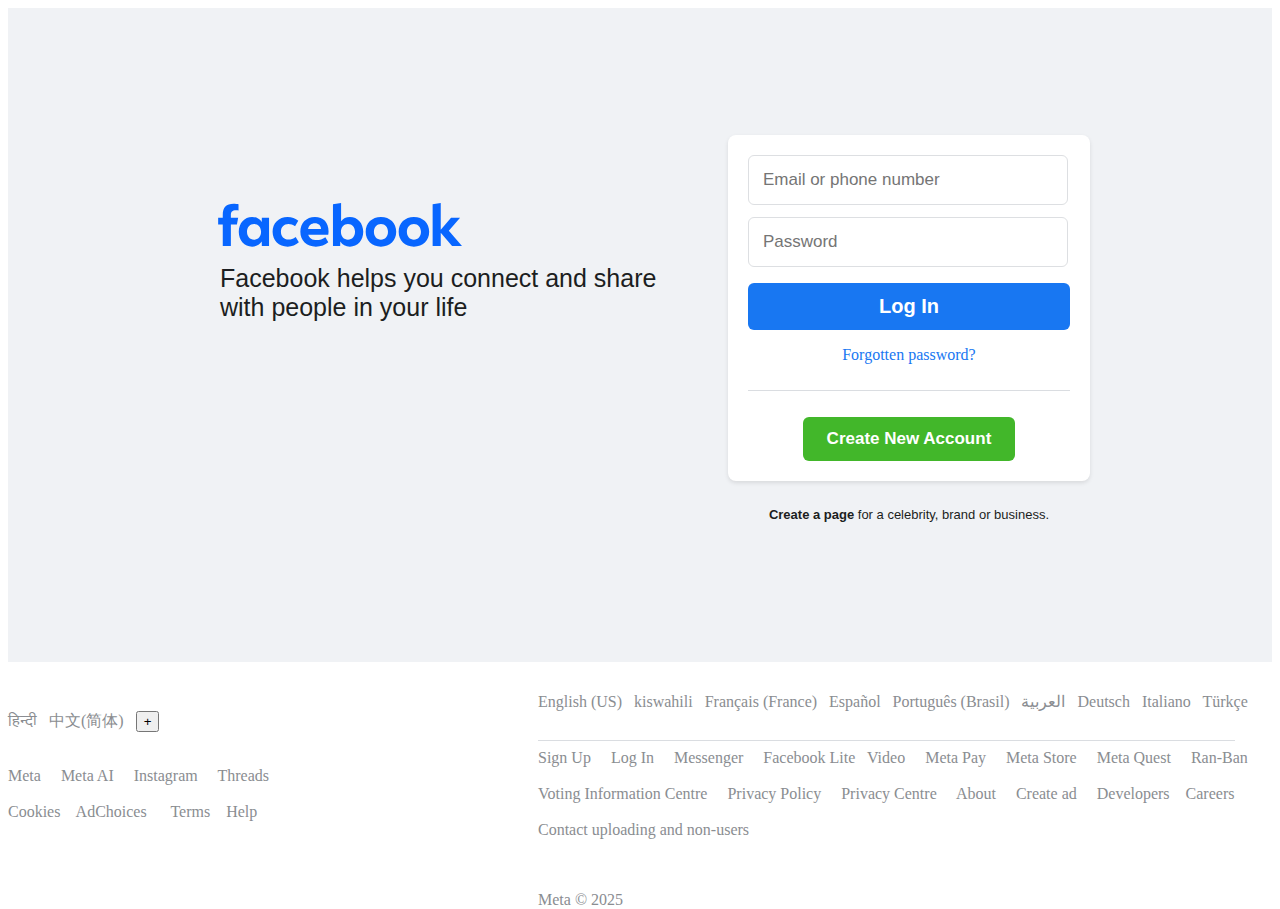
<file: index.html>
<!DOCTYPE html>
<html lang="en">
<head>
    <meta charset="UTF-8">
    <meta name="viewport" content="width=device-width, initial-scale=1.0">
    <title>Facebook - Log In or Sign Up</title>
     <link rel="icon" href="images/facebookicon.png" type="image/png">
     <link rel="stylesheet" href="style.css">
</head>
<body>
    <table width="100%" id="table2" height="100%" cellpadding="120" cellspacing="7" >
    <tr>
     <td align="center" valign="middle">
    <table width="900" cellpadding="0" cellspacing="0">
    <tr>
      <td width="500" valign="top">
         <img src="images/4lCu2zih0ca.svg" alt="Facebook Logo" width="300" style="padding-bottom: -70px; padding-top: 40px;"><br>
                           
                          
     <font face="Helvetica, Arial, sans-serif" size="4" color="#1c1e21" style="padding-left: 30px;" id="description">
        <div id="div1">
            <span style="padding-left: 30px;">
      Facebook helps you connect and share</span><br>
      <span style="padding-left: 30px;">with people in your life</span></div>
      </font>
                        </td>
                        <td width="20">&nbsp;</td>
                        <td width="350" valign="top">
                            <table bgcolor="white" width="100%" cellpadding="20" cellspacing="0" style="border-radius: 8px;  box-shadow: 0 2px 4px rgba(0, 0, 0, 0.1);

">
                                <tr>
                                    <td>
                                        <form>
                                         
                                            <input type="email" placeholder="Email or phone number" size="40" style="padding: 14px; font-size: 17px;  border: 1px solid #dddfe2;  border-radius: 6px; background-color: #f5f6f7; width: 90%; margin-bottom: 12px;" id="input">
                                          
                                            <br>
                                            <input type="password" placeholder="Password" size="40" style="padding: 14px; font-size: 17px; border: 1px solid #dddfe2; border-radius: 6px; background-color: #f5f6f7; width: 90%; margin-bottom: 16px;" id="input">
                                            <br>
                                           
                                            <input type="submit" value="Log In" style="background-color: #1877f2; color: white; border: none; border-radius: 6px; padding: 12px; font-size: 20px; font-weight: bold; width: 100%;  margin-bottom: 16px;" id="input2">
                                            
                                            <br>
                                            <center>
                                             <font size="3">
                                                <a href="#" style="color:#1877f2" id="a2">Forgotten password?</a>
                                             </font>
                                            </center>
                                            <br>
                                            <hr color="#dadde1" size="1">
                                            <br>

                                            <center>
                                              
                                                <input type="button" value="Create New Account" style="background-color: #42b72a; color: white; border: none; border-radius: 6px; padding: 12px 24px; font-size: 17px; font-weight: bold;" id="input3" >
                                             
                                           
                                             </center>

                                        </form>
                                    </td>
                                </tr>
                            </table>
                            <br><br>
                            <center>
                                <font face="Helvetica, Arial, sans-serif" size="2" color="#1c1e21">
                                <p id="paragraph1" ><b>Create a page</b> for a celebrity, brand or business.</p>
                                </font>
                            </center>
                        </td>
                    </tr>
                </table>
            </td>
        </tr>
    </table>

   <!-- <table width="100%" height="30%" cellpadding="20" cellspacing="0" bgcolor="white" style="border-top: 1px solid #dadde1; position: fixed; bottom: 0;">
        <tr>
            <td align="left" style="padding-left: 520px; " >
                <font face="Helvetica, Arial, sans-serif" size="2" color="#8a8d91"> -->
                    <footer class="footer">
                        <div id="font">
                  <a href="#" style="color: #8a8d91; text-decoration: none; padding-left: 530px;" id="a1">English (US)</a> &nbsp;
                    <a href="#" style="color: #8a8d91; text-decoration: none;">kiswahili</a> &nbsp;
                    <a href="#" style="color: #8a8d91; text-decoration: none;">Français (France)</a> &nbsp;
                    <a href="#" style="color: #8a8d91; text-decoration: none;">Español</a> &nbsp;
                    <a href="#" style="color: #8a8d91; text-decoration: none;">Português (Brasil)</a> &nbsp;
                    <a href="#" style="color: #8a8d91; text-decoration: none;">العربية</a> &nbsp;
                    <a href="#" style="color: #8a8d91; text-decoration: none;">Deutsch</a> &nbsp;
                    <a href="#" style="color: #8a8d91; text-decoration: none;">Italiano</a> &nbsp;
                    <a href="#" style="color: #8a8d91; text-decoration: none;">Türkçe</a> &nbsp;
                    <a href="#" style="color: #8a8d91; text-decoration: none;">हिन्दी</a> &nbsp;
                    <a href="#" style="color: #8a8d91; text-decoration: none;">中文(简体)</a> &nbsp;
                   
                    
                   
                    <button>+</button>
                    <br>
                    <hr id="hr2" width="60%" align="left" color="#dadde1" size="1">
                    <a href="#" style="color: #8a8d91; text-decoration: none; padding-left: 530px; margin-top: 20px;">Sign Up</a> &nbsp; &nbsp;
                    <a href="#" style="color: #8a8d91; text-decoration: none;">Log In</a> &nbsp; &nbsp;
                    <a href="#" style="color: #8a8d91; text-decoration: none;">Messenger</a> &nbsp; &nbsp;
                    <a href="#" style="color: #8a8d91; text-decoration: none;">Facebook Lite</a> &nbsp;
                    <a href="#" style="color: #8a8d91; text-decoration: none;">Video</a> &nbsp; &nbsp;
                    <a href="#" style="color: #8a8d91; text-decoration: none;">Meta Pay</a> &nbsp; &nbsp;
                    <a href="#" style="color: #8a8d91; text-decoration: none;">Meta Store</a> &nbsp; &nbsp;
                    <a href="#" style="color: #8a8d91; text-decoration: none;">Meta Quest</a> &nbsp; &nbsp;
                    <a href="#" style="color: #8a8d91; text-decoration: none;">Ran-Ban Meta</a> &nbsp; &nbsp;
                    <a href="#" style="color: #8a8d91; text-decoration: none;">Meta AI</a> &nbsp; &nbsp;
                    <a href="#" style="color: #8a8d91; text-decoration: none;">Instagram</a> &nbsp; &nbsp;
                    <a href="#" style="color: #8a8d91; text-decoration: none;">Threads</a> &nbsp; &nbsp; 
                   
                    <br>
                    <a href="#" style="color: #8a8d91; text-decoration: none; padding-left: 530px;">Voting Information Centre</a> &nbsp; &nbsp;
                    <a href="#" style="color: #8a8d91; text-decoration: none;">Privacy Policy</a> &nbsp; &nbsp;
                    <a href="#" style="color: #8a8d91; text-decoration: none;">Privacy Centre</a> &nbsp; &nbsp;
                    <a href="#" style="color: #8a8d91; text-decoration: none;">About</a> &nbsp; &nbsp;
                    <a href="#" style="color: #8a8d91; text-decoration: none;">Create ad</a> &nbsp; &nbsp;
                    <a href="#" style="color: #8a8d91; text-decoration: none;">Developers</a>&nbsp; &nbsp;
                    <a href="#" style="color: #8a8d91; text-decoration: none;">Careers</a>&nbsp; &nbsp;
                    <a href="#" style="color: #8a8d91; text-decoration: none;">Cookies</a>&nbsp; &nbsp;
                    <a href="#" style="color: #8a8d91; text-decoration: none;">AdChoices</a>&nbsp; &nbsp; &nbsp;
                    <a href="#" style="color: #8a8d91; text-decoration: none;">Terms</a>&nbsp; &nbsp;
                    <a href="#" style="color: #8a8d91; text-decoration: none;">Help</a><br>
                    
                    <a href="#" style="text-decoration: none; color:#8a8d91; padding-left: 530px;">Contact uploading and non-users</a>
                    <br><br><br>
                   <p id="meta">Meta © 2025</p> 
                        </div>
                    </footer>

                  <!--  
                </font>
            </td>
        </tr>
    </table> -->
</body>
</html>
</file>
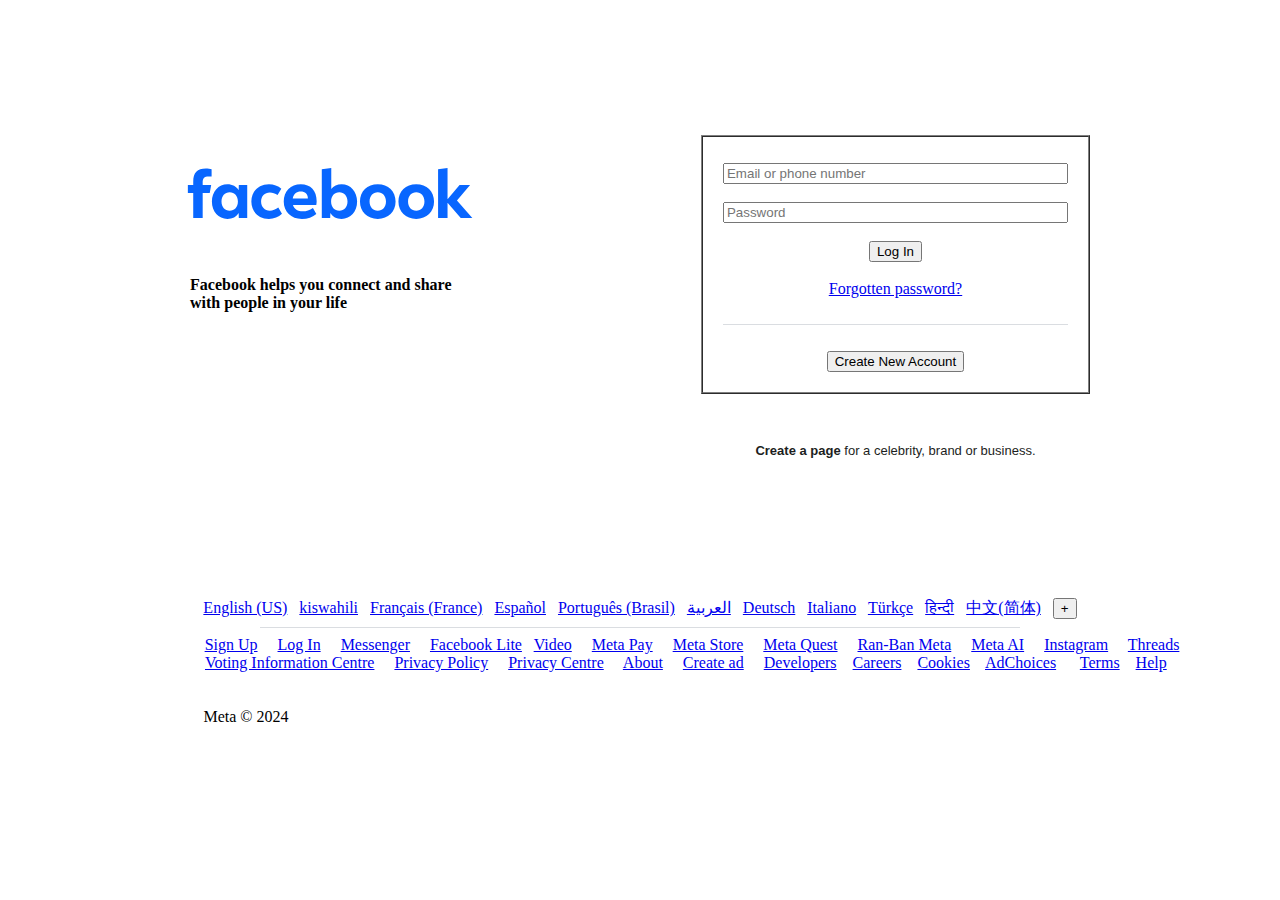
<file: practise.html>
<!DOCTYPE html>
<html lang="en">
<head>
    <meta charset="UTF-8">
    <meta name="viewport" content="width=device-width, initial-scale=1.0">
    <title>Facebook - Log In or Sign Up</title>
     <link rel="icon" href="images/facebookicon.png" type="image/png">
     <!--<link rel="stylesheet" href="style.css"> -->
</head>
<body >
    <table width="100%" height="100%" cellpadding="120" cellspacing="7"  >
    <tr>
     <td align="center" valign="middle">
    <table width="900" cellpadding="0" cellspacing="0" >
    <tr>
      <td width="500" valign="top">
         <img src="images/4lCu2zih0ca.svg" alt="Facebook Logo" width="350"  style="margin-left: -35px;"><br>
                           
                          
     <h4 id="description">
      Facebook helps you connect and share<br>
      with people in your life
     </h4>
                        </td>
                        <td width="20">&nbsp;</td>
                        <td width="350" valign="top">
                            <table id="table1" border="1" width="100%" cellpadding="20" cellspacing="0" >
                                <tr>
                                    <td>
                                        <form>
                                          <font size="5">
                                          
                                            <input type="email" placeholder="Email or phone number" height="40" size="40"  >
                                          </font><br><br>
                                           
                                            <input type="password" placeholder="Password" size="40" >
                                            <br><br>
                                           <center>
                                            <input type="submit" value="Log In"  >
                                           </center>

                                            <br>
                                            <center>
                                             <font size="3">
                                                <a href="#" >Forgotten password?</a>
                                             </font>
                                            </center>
                                            <br>
                                            <hr color="#dadde1" size="1">
                                            <br>

                                            <center>
                                              
                                                <input type="button" value="Create New Account" >
                                             
                                           
                                             </center>

                                        </form>
                                    </td>
                                </tr>
                            </table>
                            <br><br>
                            <center>
                                <font face="Helvetica, Arial, sans-serif" size="2" color="#1c1e21">
                                <p ><b>Create a page</b> for a celebrity, brand or business.</p>
                                </font>
                            </center>
                        </td>
                    </tr>
                </table>
            </td>
        </tr>
    </table>

    <footer align="center" height="100px">
  <a href="#" >English (US)</a> &nbsp;
  <a href="#" >kiswahili</a> &nbsp;
  <a href="#">Français (France)</a> &nbsp;
  <a href="#" >Español</a> &nbsp;
  <a href="#" >Português (Brasil)</a> &nbsp;
  <a href="#">العربية</a> &nbsp;
  <a href="#" >Deutsch</a> &nbsp;
  <a href="#" >Italiano</a> &nbsp;
  <a href="#">Türkçe</a> &nbsp;
  <a href="#" >हिन्दी</a> &nbsp;
  <a href="#" >中文(简体)</a> &nbsp;

       <button>+</button>
                    <br>
                    <hr width="60%" align="center" color="#dadde1" size="1">
                   &nbsp; &nbsp; &nbsp;&nbsp;&nbsp;&nbsp;&nbsp;&nbsp;&nbsp;&nbsp;&nbsp;&nbsp;&nbsp;&nbsp;&nbsp;&nbsp;&nbsp;&nbsp;&nbsp;&nbsp;&nbsp;&nbsp;&nbsp;&nbsp;&nbsp;&nbsp;&nbsp; <a href="#" >Sign Up</a> &nbsp; &nbsp;
                    <a href="#" >Log In</a> &nbsp; &nbsp;
                    <a href="#" >Messenger</a> &nbsp; &nbsp;
                    <a href="#" >Facebook Lite</a> &nbsp;
                    <a href="#" >Video</a> &nbsp; &nbsp;
                    <a href="#" >Meta Pay</a> &nbsp; &nbsp;
                    <a href="#" >Meta Store</a> &nbsp; &nbsp;
                    <a href="#" >Meta Quest</a> &nbsp; &nbsp;
                    <a href="#" >Ran-Ban Meta</a> &nbsp; &nbsp;
                    <a href="#" >Meta AI</a> &nbsp; &nbsp;
                    <a href="#" >Instagram</a> &nbsp; &nbsp;
                    <a href="#" >Threads</a> &nbsp; &nbsp;
                   
                    <br>
                   &nbsp; &nbsp; &nbsp;&nbsp;&nbsp;&nbsp;&nbsp;&nbsp;&nbsp;&nbsp;&nbsp;&nbsp;&nbsp;&nbsp;&nbsp;&nbsp;&nbsp;&nbsp;&nbsp;&nbsp; <a href="#" >Voting Information Centre</a> &nbsp; &nbsp;
                    <a href="#" >Privacy Policy</a> &nbsp; &nbsp;
                    <a href="#" >Privacy Centre</a> &nbsp; &nbsp;
                    <a href="#" >About</a> &nbsp; &nbsp;
                    <a href="#" >Create ad</a> &nbsp; &nbsp;
                    <a href="#" >Developers</a>&nbsp; &nbsp;
                    <a href="#" >Careers</a>&nbsp; &nbsp;
                    <a href="#" >Cookies</a>&nbsp; &nbsp;
                    <a href="#" >AdChoices</a>&nbsp; &nbsp; &nbsp;
                    <a href="#" >Terms</a>&nbsp; &nbsp;
                    <a href="#" >Help</a>
                    <br><br><br>
                    Meta © 2024 &nbsp; &nbsp; &nbsp;&nbsp;&nbsp;&nbsp;&nbsp;&nbsp;&nbsp;&nbsp;&nbsp;&nbsp;&nbsp;&nbsp;&nbsp;&nbsp;&nbsp;&nbsp;&nbsp;&nbsp;&nbsp;&nbsp;&nbsp;&nbsp;&nbsp;&nbsp;&nbsp;&nbsp; &nbsp; &nbsp;&nbsp;&nbsp;&nbsp;&nbsp;&nbsp;&nbsp;&nbsp;&nbsp;&nbsp;&nbsp;&nbsp;&nbsp;&nbsp;&nbsp;&nbsp;&nbsp;&nbsp;&nbsp;&nbsp;&nbsp;&nbsp;&nbsp;&nbsp;&nbsp;&nbsp; &nbsp; &nbsp;&nbsp;&nbsp;&nbsp;&nbsp;&nbsp;&nbsp;&nbsp;&nbsp;&nbsp;&nbsp;&nbsp;&nbsp;&nbsp;&nbsp;&nbsp;&nbsp;&nbsp;&nbsp;&nbsp;&nbsp;&nbsp;&nbsp;&nbsp;&nbsp;&nbsp; &nbsp; &nbsp;&nbsp;&nbsp;&nbsp;&nbsp;&nbsp;&nbsp;&nbsp;&nbsp;&nbsp;&nbsp;&nbsp;&nbsp;&nbsp;&nbsp;&nbsp;&nbsp;&nbsp;&nbsp;&nbsp;&nbsp;&nbsp;&nbsp;&nbsp;&nbsp;&nbsp; &nbsp; &nbsp;&nbsp;&nbsp;&nbsp;&nbsp;&nbsp;&nbsp;&nbsp;&nbsp;&nbsp;&nbsp;&nbsp;&nbsp;&nbsp;&nbsp;&nbsp;&nbsp;&nbsp;&nbsp;&nbsp;&nbsp;&nbsp;&nbsp;&nbsp;&nbsp;&nbsp; &nbsp; &nbsp;&nbsp;&nbsp;&nbsp;&nbsp;&nbsp;&nbsp;&nbsp;&nbsp;&nbsp;&nbsp;&nbsp;&nbsp;&nbsp;&nbsp;&nbsp;&nbsp;&nbsp;&nbsp;&nbsp;&nbsp;&nbsp;&nbsp;&nbsp;&nbsp;&nbsp; &nbsp; &nbsp;&nbsp;&nbsp;&nbsp;&nbsp;&nbsp;&nbsp;&nbsp;&nbsp;&nbsp;&nbsp;&nbsp;&nbsp;&nbsp;&nbsp;&nbsp;&nbsp;&nbsp;

    </footer>
</body>
</html>
</file>
<file: style.css>
.footer{
  height:100px !important;
  background-color: white;
  margin-left: 0px;
  border-bottom: 0;
  left: 0;
  bottom: 0;
  margin: 0px;
  padding: 0px;
} 
#hr2{
  margin-left: 530px;
  width:55% !important;
}
#meta{
  padding-left: 530px;
  color:#8a8d91;
}
#font{
  padding-top: 30px !important;
}
#table2{
background-color: #f0f2f5;
}
a:hover{
  text-decoration: underline !important;
}
#a1:hover{
text-decoration: none !important;
}
#a2{
  text-decoration: none;
}
#a2:hover{
  text-decoration: underline #1877f2;
}
#input{
  background-color: white !important;
}
#input:focus{
box-shadow: 0 0 0 2px rgba(24, 119, 242, 0.2);

    caret-color:#1877f2;
  border: 1px solid #1877f2 !important;
  outline:none
  
}
#input2:hover{
background-color: #1b7af7 !important;
}
#input3:hover{
  background-color: #2e811d !important;
}
#paragraph1{
  margin-top: -10px;
}
#div1{
  margin-top:-35px;
  font-size: 25px;
}
</file>
